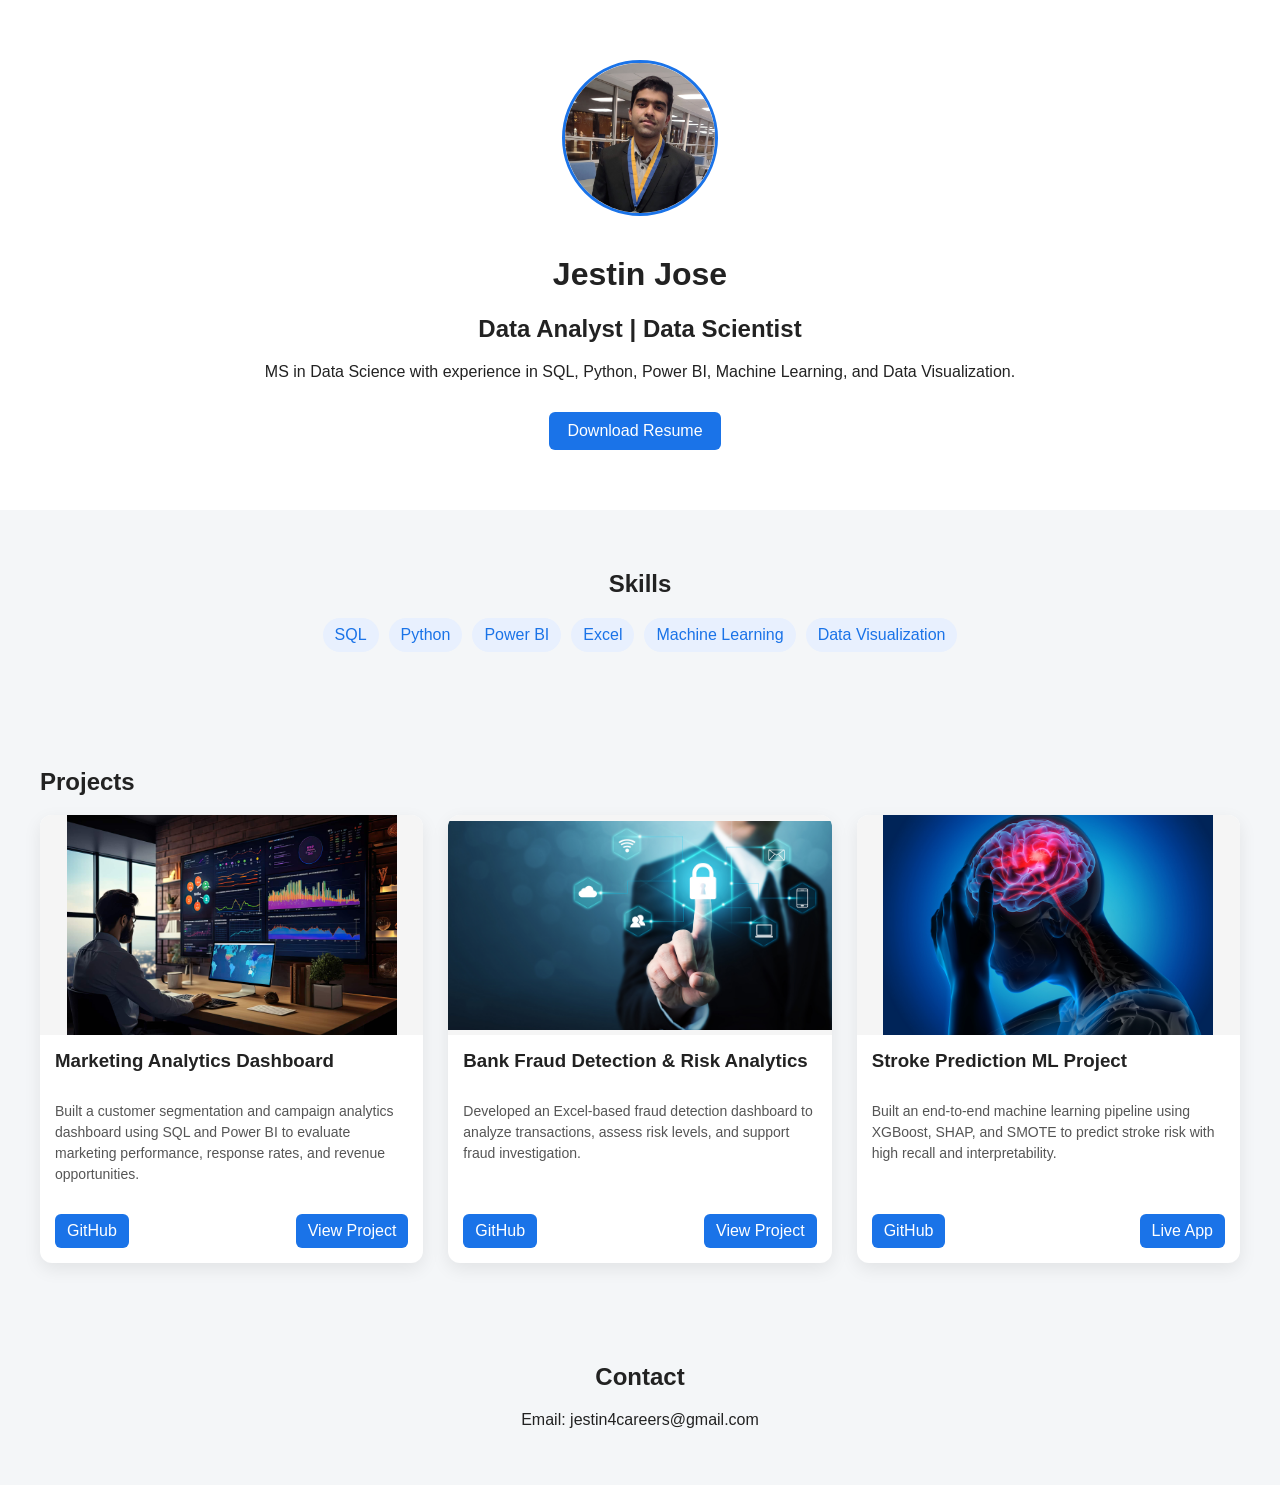
<file: index.html>
<!DOCTYPE html>
<html>
<head>
    <title>Jestin Jose | Data Analyst Portfolio</title>
    <link rel="stylesheet" href="styles.css">
</head>

<body>

<header class="hero">
    <img src="images/Profile-photo.jpg" class="profile-pic" alt="Jestin Jose">
    <h1>Jestin Jose</h1>
    <h2>Data Analyst | Data Scientist</h2>

    <p>
        MS in Data Science with experience in SQL, Python,
        Power BI, Machine Learning, and Data Visualization.
    </p>

    <a class="btn" href="JestinJoseResume.pdf" target="_blank">
        Download Resume
    </a>
</header>

<section class="skills-section">
    <h2>Skills</h2>

    <ul class="skills">
        <li>SQL</li>
        <li>Python</li>
        <li>Power BI</li>
        <li>Excel</li>
        <li>Machine Learning</li>
        <li>Data Visualization</li>
    </ul>
</section>

<section class="projects-section">
    <h2>Projects</h2>

    <div class="projects-grid">

        <!-- PROJECT 1 -->
        <div class="project-card">

            <div class="image-wrapper">
                <img src="images/marketinganalytics.jpeg" alt="Marketing Dashboard">
            </div>

            <h3>Marketing Analytics Dashboard</h3>

            <p>
                Built a customer segmentation and campaign analytics dashboard using SQL and Power BI
                to evaluate marketing performance, response rates, and revenue opportunities.
            </p>

            <div class="links">
                <a href="https://github.com/jestinjose90/Marketing-Analytics-Dashboard" target="_blank">
                    GitHub
                </a>
                <a href="marketing.html" target="_blank">
                    View Project
                </a>
            </div>
        </div>

        <!-- PROJECT 2 -->
        <div class="project-card">

            <div class="image-wrapper">
                <img src="images/bankfraudimg.jpg" alt="Fraud Dashboard">
            </div>

            <h3>Bank Fraud Detection & Risk Analytics</h3>

            <p>
                Developed an Excel-based fraud detection dashboard to analyze transactions,
                assess risk levels, and support fraud investigation.
            </p>

            <div class="links">
                <a href="https://github.com/jestinjose90/Excel-Fraud-Detection-Risk-Analytics-Dashboard" target="_blank">
                    GitHub
                </a>
                   <a href="Fraud&RiskAnalytics.html" target="_blank">
                    View Project
                </a>
            </div>
        </div>

        <!-- PROJECT 3 -->
        <div class="project-card">

            <div class="image-wrapper">
                <img src="images/stroke-img.png" alt="Stroke Prediction">
            </div>

            <h3>Stroke Prediction ML Project</h3>

            <p>
                Built an end-to-end machine learning pipeline using XGBoost, SHAP,
                and SMOTE to predict stroke risk with high recall and interpretability.
            </p>

            <div class="links">
                <a href="https://github.com/jestinjose90/StrokeRiskPrediction" target="_blank">
                    GitHub
                </a>
                 <a href="https://stroke-risk-prediction12345.streamlit.app/" target="_blank">
                    Live App
                </a>
            </div>
        </div>

    </div>
</section>

<section class="contact">
    <h2>Contact</h2>

    <p>Email: jestin4careers@gmail.com</p>
</section>

</body>
</html>
</file>
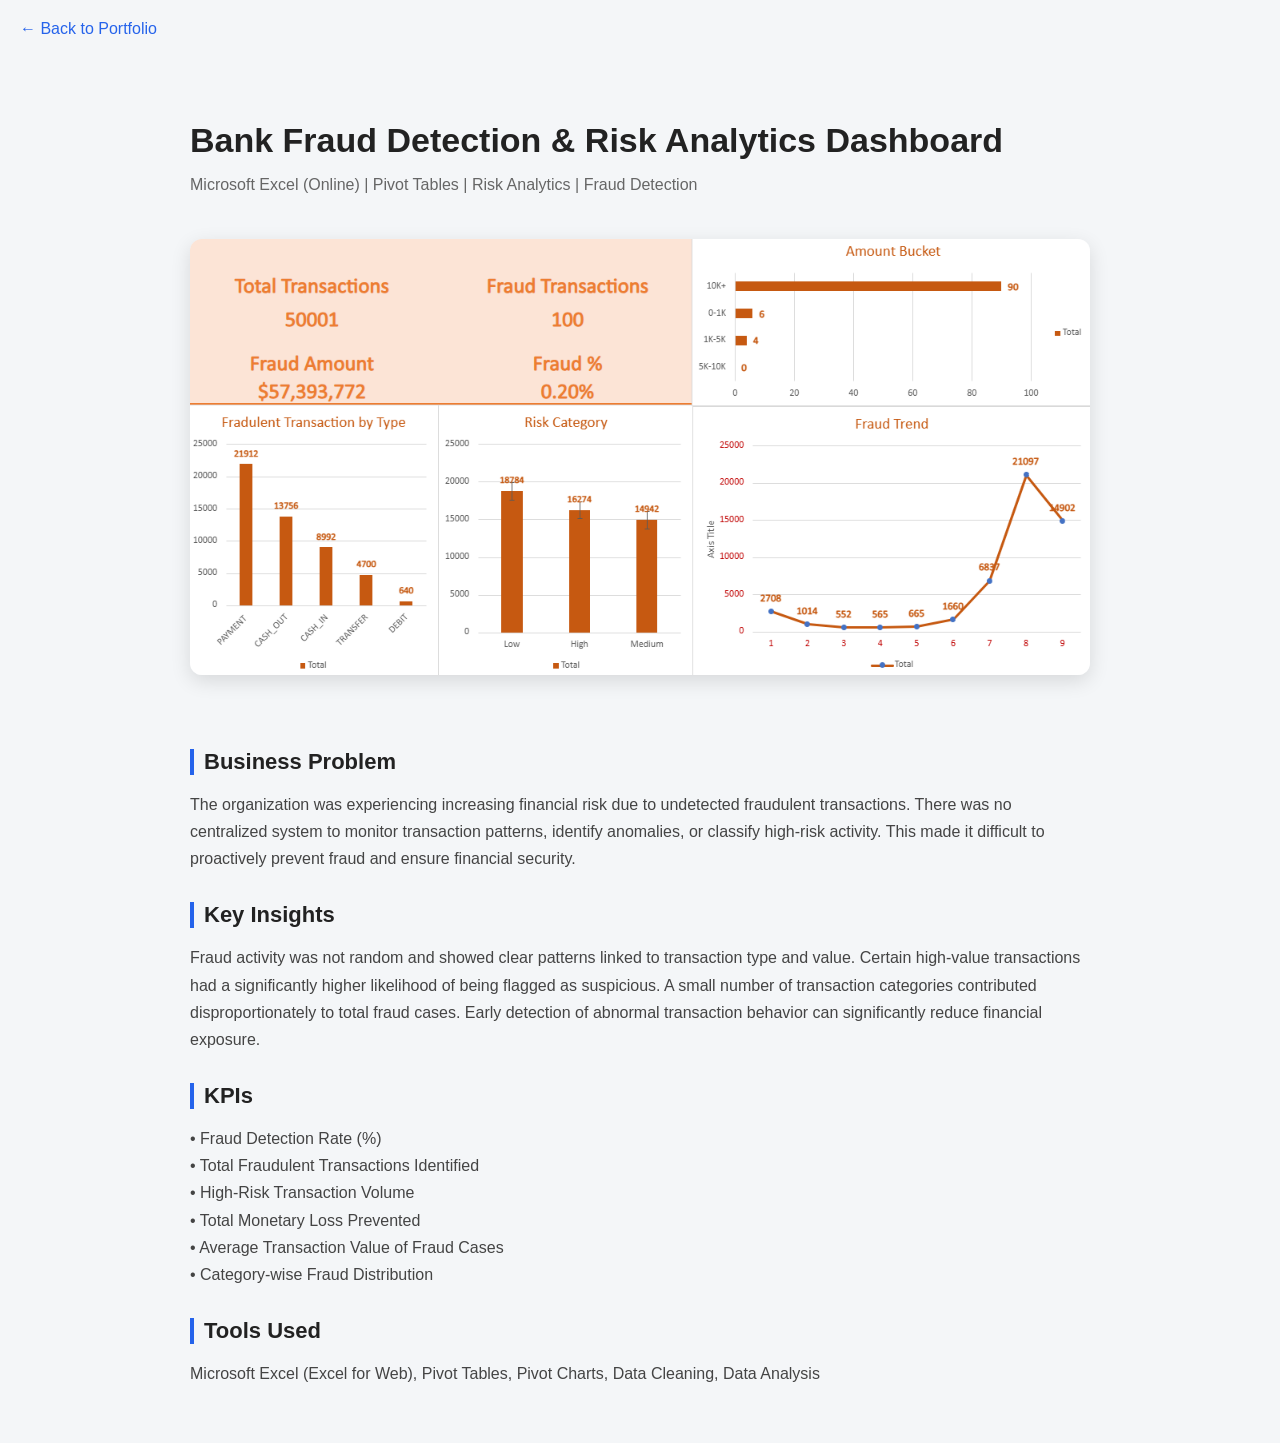
<file: Fraud&RiskAnalytics.html>
<!DOCTYPE html>
<html>
<head>
    <title>Bank Fraud Detection & Risk Analytics Dashboard | Case Study</title>
    <link rel="stylesheet" href="styles.css">
</head>

<body>

<a href="index.html" class="back-btn">← Back to Portfolio</a>

<div class="project-page">

    <h1>Bank Fraud Detection & Risk Analytics Dashboard</h1>

    <p class="subtitle">
        Microsoft Excel (Online) | Pivot Tables | Risk Analytics | Fraud Detection
    </p>

    <img src="images/bankfraudanalytics.png"
         class="project-img"
         alt="Fraud Dashboard">

    <section class="section-block">

    <h2>Business Problem</h2>
    <p>
        The organization was experiencing increasing financial risk due to undetected fraudulent transactions.
        There was no centralized system to monitor transaction patterns, identify anomalies, or classify high-risk activity.
        This made it difficult to proactively prevent fraud and ensure financial security.
    </p>
    </section>

    <section class="section-block">

    <h2>Key Insights</h2>
    <p>
        Fraud activity was not random and showed clear patterns linked to transaction type and value.
        Certain high-value transactions had a significantly higher likelihood of being flagged as suspicious.
        A small number of transaction categories contributed disproportionately to total fraud cases.
        Early detection of abnormal transaction behavior can significantly reduce financial exposure.
    </p>
    </section>

    <section class="section-block">

    <h2>KPIs</h2>
    <p>
        • Fraud Detection Rate (%) <br>
        • Total Fraudulent Transactions Identified <br>
        • High-Risk Transaction Volume <br>
        • Total Monetary Loss Prevented <br>
        • Average Transaction Value of Fraud Cases <br>
        • Category-wise Fraud Distribution
    </p>
    </section>

    <section class="section-block">
    <h2>Tools Used</h2>
    <p>
        Microsoft Excel (Excel for Web), Pivot Tables, Pivot Charts, Data Cleaning, Data Analysis
    </p>
    </section>
</div>

</body>
</html>
</file>
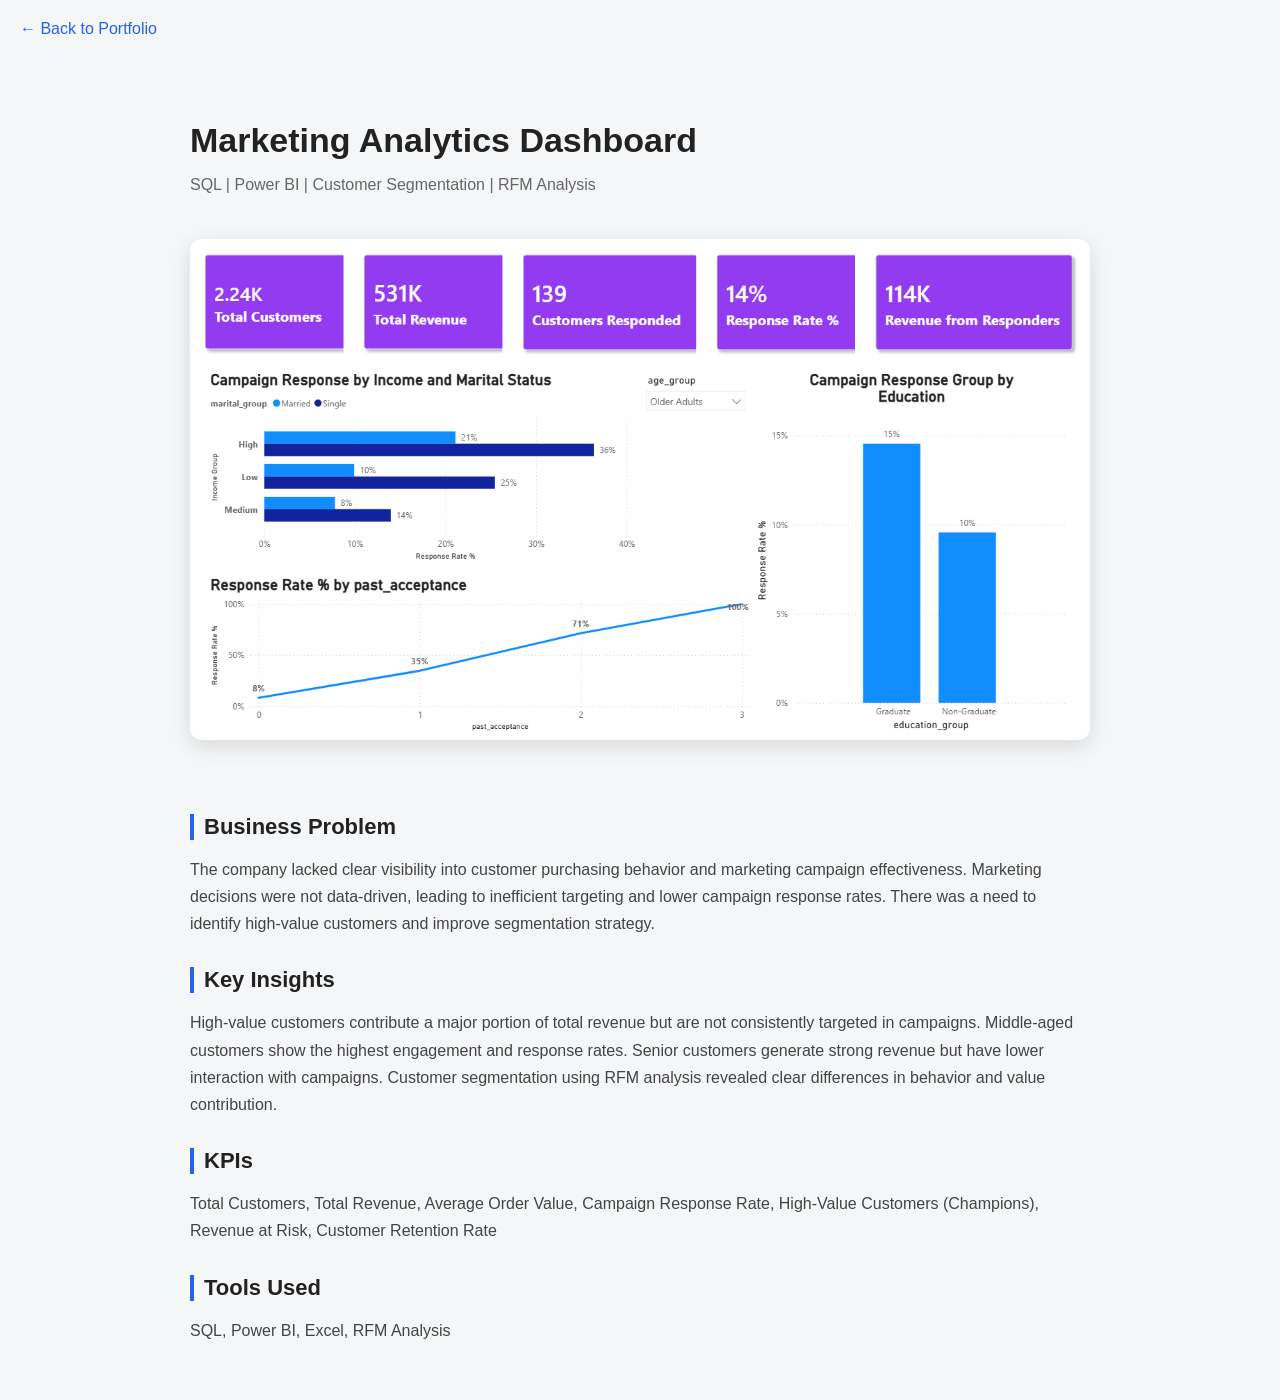
<file: marketing.html>
<!DOCTYPE html>
<html>
<head>
    <title>Marketing Analytics Dashboard | Case Study</title>
    <link rel="stylesheet" href="styles.css">
</head>

<body>

<a href="index.html" class="back-btn">← Back to Portfolio</a>

<div class="project-page">

    <h1>Marketing Analytics Dashboard</h1>

    <p class="subtitle">
        SQL | Power BI | Customer Segmentation | RFM Analysis
    </p>

    <img src="images/MarketingAnalyticsDashboard.png"
         class="project-img"
         alt="Marketing Dashboard">

    <section class="section-block">
    <h2>Business Problem</h2>
    <p>
        The company lacked clear visibility into customer purchasing behavior and marketing campaign effectiveness.
        Marketing decisions were not data-driven, leading to inefficient targeting and lower campaign response rates.
        There was a need to identify high-value customers and improve segmentation strategy.
    </p>
    </section>

    <section class="section-block">
    <h2>Key Insights</h2>
    <p>
        High-value customers contribute a major portion of total revenue but are not consistently targeted in campaigns.
        Middle-aged customers show the highest engagement and response rates.
        Senior customers generate strong revenue but have lower interaction with campaigns.
        Customer segmentation using RFM analysis revealed clear differences in behavior and value contribution.
    </p>
    </section>

<section class="section-block">
    <h2>KPIs</h2>
    <p>
        Total Customers, Total Revenue, Average Order Value, Campaign Response Rate,
        High-Value Customers (Champions), Revenue at Risk, Customer Retention Rate
    </p>
</section>

<section class="section-block">
    <h2>Tools Used</h2>
    <p>
        SQL, Power BI, Excel, RFM Analysis
    </p>
</section>
    
</div>

</body>
</html>
</file>
<file: styles.css>
body{
    font-family: Arial, sans-serif;
    background:#f4f6f8;
    margin:0;
    padding:0;
    color:#222;
}

/* HERO */
.hero{
    text-align:center;
    padding:60px 20px;
    background:white;
}

.profile-pic{
    width:150px;
    height:150px;
    border-radius:50%;
    object-fit:cover;
    border:3px solid #1a73e8;
    margin-bottom:15px;
}

.btn{
    display:inline-block;
    margin-top:15px;
    margin-right:10px;
    padding:10px 18px;
    background:#1a73e8;
    color:white;
    text-decoration:none;
    border-radius:6px;
    transition:0.2s;
}

.btn:hover{
    background:#0f5bd3;
}

/* SKILLS */
.skills-section{
    padding:40px;
    text-align:center;
}

.skills{
    list-style:none;
    display:flex;
    flex-wrap:wrap;
    justify-content:center;
    gap:10px;
    padding:0;
}

.skills li{
    background:#e8f0fe;
    color:#1a73e8;
    padding:8px 12px;
    border-radius:20px;
}

/* PROJECTS GRID */
.projects-section{
    padding:40px;
}

.projects-grid{
    display:grid;
    grid-template-columns: repeat(auto-fit, minmax(300px, 1fr));
    gap:25px;
    align-items:stretch;

}

.project-page{
    max-width:900px;
    margin:auto;
    padding:40px 20px;
}

.subtitle{
    color:#666;
    font-size:16px;
    margin-bottom:25px;
}

.back-btn{
    display:inline-block;
    margin:20px;
    text-decoration:none;
    color:#2563eb;
    font-weight:500;
}

.project-page h1{
    font-size:34px;
    margin-bottom:10px;
}

.project-page h2{
    margin-top:30px;
    font-size:22px;
    border-left:4px solid #2563eb;
    padding-left:10px;
}

project-page p{
    line-height:1.7;
    color:#444;
    font-size:16px;
}

* SECTION BLOCK */

.section-block{
    margin-bottom:35px;
}

.section-block h2{
    margin-bottom:10px;
    color:#222;
    border-left:4px solid #2563eb;
    padding-left:10px;
}

.section-block p{
    line-height:1.7;
    color:#444;
    font-size:16px;
}

.section-block ul{
    padding-left:20px;
    line-height:1.8;
    color:#444;
}


/* KPIs LIST STYLE */
.project-page ul{
    padding-left:20px;
    line-height:1.8;
    color:#444;
}

.project-page li{
    margin-bottom:6px;
}


.project-img{
    width:100%;
    border-radius:12px;
    margin:20px 0 40px;
    box-shadow:0 6px 20px rgba(0,0,0,0.12);
}

/* CARD */
.project-card{
    background:white;
    border-radius:12px;
    overflow:hidden;
    box-shadow:0 6px 18px rgba(0,0,0,0.08);
    display:flex;
    flex-direction:column;
    height:100%;
}

/* IMPORTANT FIX FOR DASHBOARD */
.image-wrapper{
    width:100%;
    aspect-ratio: 16 / 9;
    height:220px;
    background:#f5f5f5;
    display:flex;
    align-items:center;
    justify-content:center;
    overflow:hidden;
}

.image-wrapper img{
    width:100%;
    height:100%;
    object-fit:contain; /* prevents cropping */
}

/* TEXT */
.project-card h3{
    padding:15px;
    margin:0;
}

.project-card p{
    padding:0 15px;
    font-size:14px;
    color:#555;
    flex-grow:1;
    line-height:1.5;
}

/* LINKS */
.links{
    padding:15px;
    display:flex;
    justify-content:space-between;
    align-items:center;
    margin-top:auto;
}

.links a{
    display:inline-block;
    background:#1a73e8;
    color:white;
    padding:8px 12px;
    border-radius:6px;
    text-decoration:none;
}

/* CONTACT */
.contact{
    text-align:center;
    padding:40px;
}
</file>
